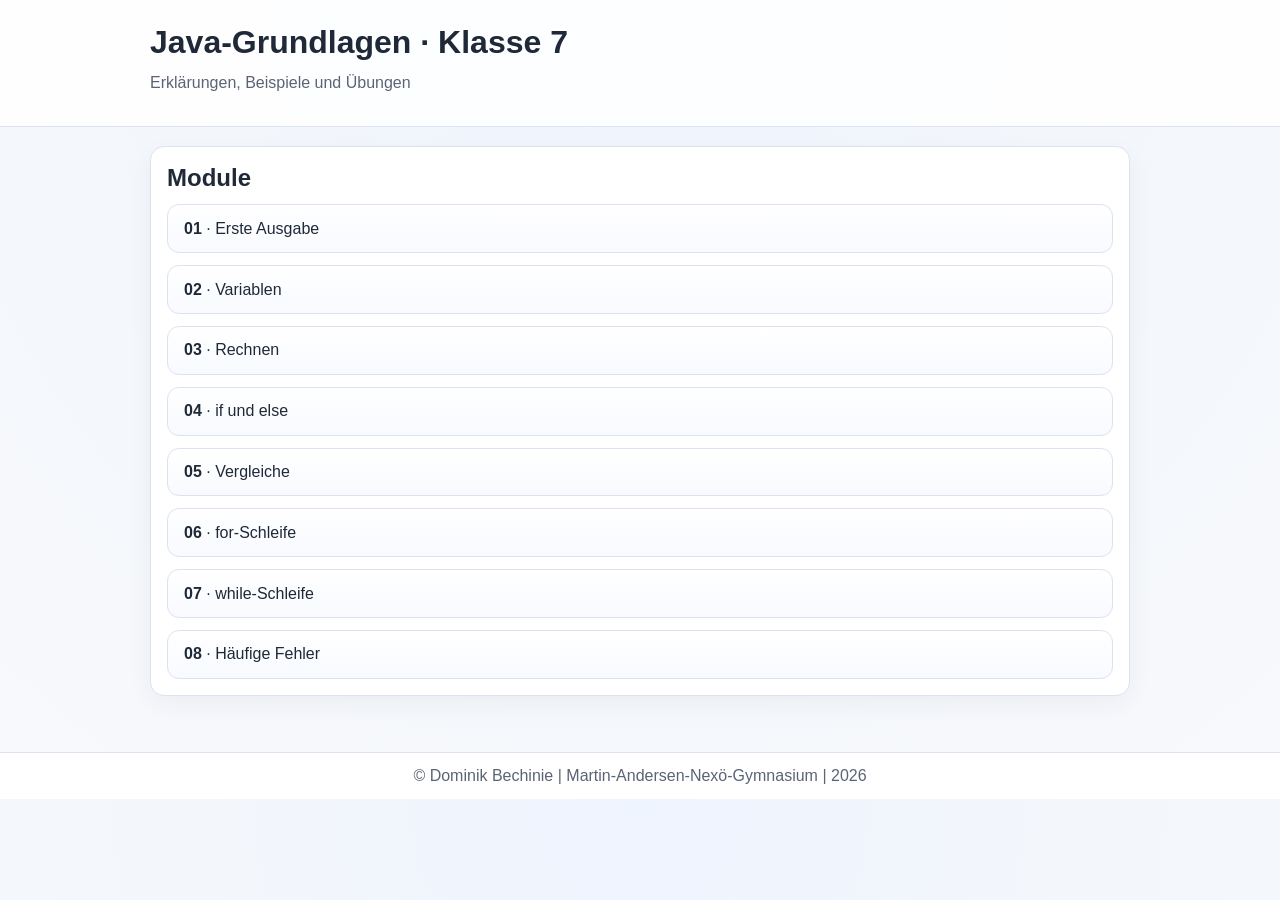
<file: index.html>
<!DOCTYPE html>
<html lang="de">
<head>
  <meta charset="UTF-8" />
  <meta name="viewport" content="width=device-width, initial-scale=1.0" />
  <link rel="stylesheet" href="css/style.css" />
  <title>Java Klasse 7</title>
</head>
<body>
  <header>
    <div class="container">
      <h1>Java-Grundlagen · Klasse 7</h1>
      <p class="small">Erklärungen, Beispiele und Übungen</p>
    </div>
  </header>

  <main>
    <div class="container">
      <section class="card">
        <h2>Module</h2>
        <nav class="nav-grid" aria-label="Module">
          <a class="nav-item" href="01-java-syntax/index.html"><strong>01</strong> · Erste Ausgabe</a>
          <a class="nav-item" href="02-java-variablen-datentypen/index.html"><strong>02</strong> · Variablen</a>
          <a class="nav-item" href="03-java-rechnen-zufallszahlen/index.html"><strong>03</strong> · Rechnen</a>
          <a class="nav-item" href="04-java-bedingungen/index.html"><strong>04</strong> · if und else</a>
          <a class="nav-item" href="05-java-vergleiche-logische-operatoren/index.html"><strong>05</strong> · Vergleiche</a>
          <a class="nav-item" href="06-java-schleifen-for/index.html"><strong>06</strong> · for-Schleife</a>
          <a class="nav-item" href="07-java-schleifen-while/index.html"><strong>07</strong> · while-Schleife</a>
          <a class="nav-item" href="08-haeufige-fehler/index.html"><strong>08</strong> · Häufige Fehler</a>
        </nav>
      </section>
    </div>
  </main>

  <footer>
    <div class="container">&copy; Dominik Bechinie | Martin-Andersen-Nexö-Gymnasium | 2026</div>
  </footer>
</body>
</html>
</file>
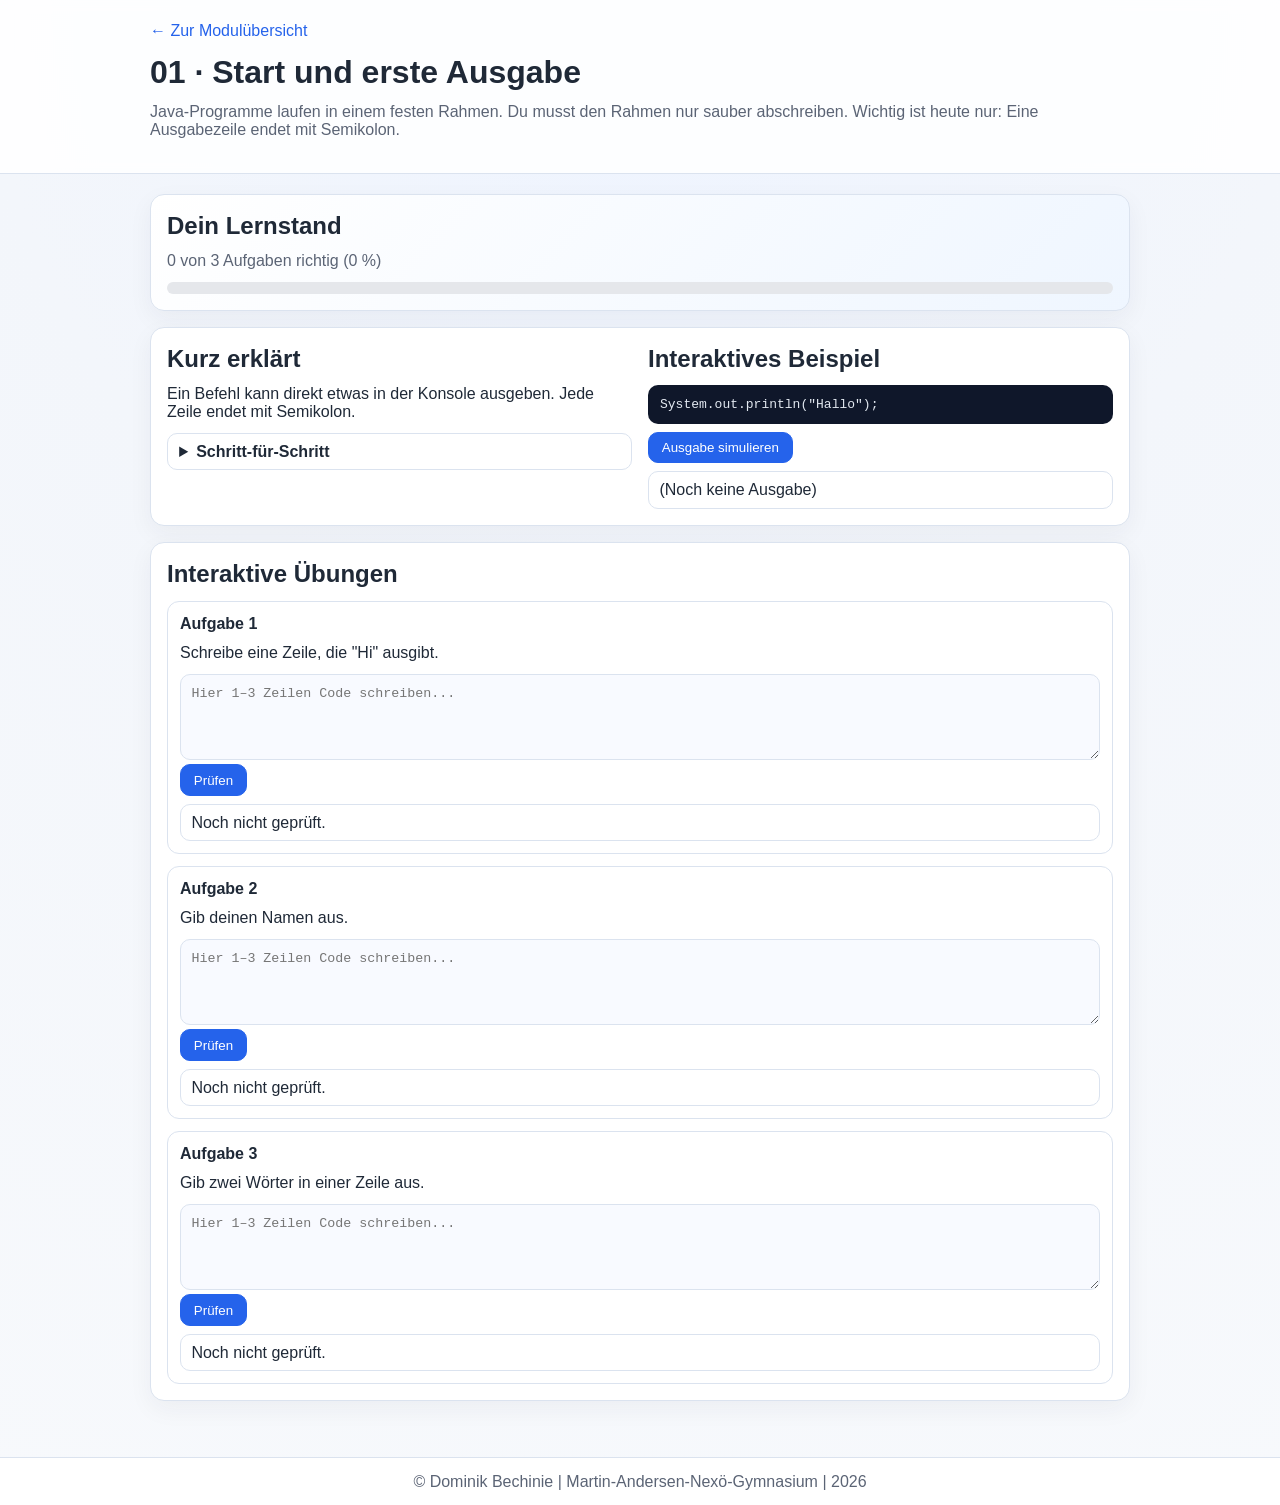
<file: 01-java-syntax/index.html>
<!DOCTYPE html>
<html lang="de">
<head>
  <meta charset="UTF-8" />
  <meta name="viewport" content="width=device-width, initial-scale=1.0" />
  <link rel="stylesheet" href="../css/style.css" />
  <title>Java Klasse 7 · 01 · Start und erste Ausgabe</title>
</head>
<body>
  <header>
    <div class="container">
      <a class="back-link" href="../index.html">← Zur Modulübersicht</a>
      <h1>01 · Start und erste Ausgabe</h1>
      <p class="small">Java-Programme laufen in einem festen Rahmen. Du musst den Rahmen nur sauber abschreiben. Wichtig ist heute nur: Eine Ausgabezeile endet mit Semikolon.</p>
    </div>
  </header>

  <main>
    <div class="container">
      <section class="card grid-2">
        <div>
          <h2>Kurz erklärt</h2>
          <p>Ein Befehl kann direkt etwas in der Konsole ausgeben. Jede Zeile endet mit Semikolon.</p>
          <details>
            <summary>Schritt-für-Schritt</summary>
            <ol><li>Schreibe genau System.out.println.</li><li>Setze den Text in Anführungszeichen.</li><li>Beende die Zeile mit ;</li></ol>
          </details>
        </div>
        <div>
          <h2>Interaktives Beispiel</h2>
          <pre><code>System.out.println(&quot;Hallo&quot;);</code></pre>
          <button class="run-example" data-output="Hallo">Ausgabe simulieren</button>
          <div class="output">(Noch keine Ausgabe)</div>
        </div>
      </section>

      <section class="card">
        <h2>Interaktive Übungen</h2>
        <div class="task" data-require="system.out.println(|;" data-forbid="class">
  <h3>Aufgabe 1</h3>
  <p>Schreibe eine Zeile, die &quot;Hi&quot; ausgibt.</p>
  <textarea placeholder="Hier 1–3 Zeilen Code schreiben..."></textarea>
  <button class="check-task">Prüfen</button>
  <div class="feedback">Noch nicht geprüft.</div>
</div>
<div class="task" data-require="system.out.println(|;" data-forbid="class">
  <h3>Aufgabe 2</h3>
  <p>Gib deinen Namen aus.</p>
  <textarea placeholder="Hier 1–3 Zeilen Code schreiben..."></textarea>
  <button class="check-task">Prüfen</button>
  <div class="feedback">Noch nicht geprüft.</div>
</div>
<div class="task" data-require="system.out.println(|;" data-forbid="class">
  <h3>Aufgabe 3</h3>
  <p>Gib zwei Wörter in einer Zeile aus.</p>
  <textarea placeholder="Hier 1–3 Zeilen Code schreiben..."></textarea>
  <button class="check-task">Prüfen</button>
  <div class="feedback">Noch nicht geprüft.</div>
</div>
      </section>
    </div>
  </main>

  <footer><div class="container">&copy; Dominik Bechinie | Martin-Andersen-Nexö-Gymnasium | 2026</div></footer>
  <script src="../js/app.js"></script>
</body>
</html>
</file>
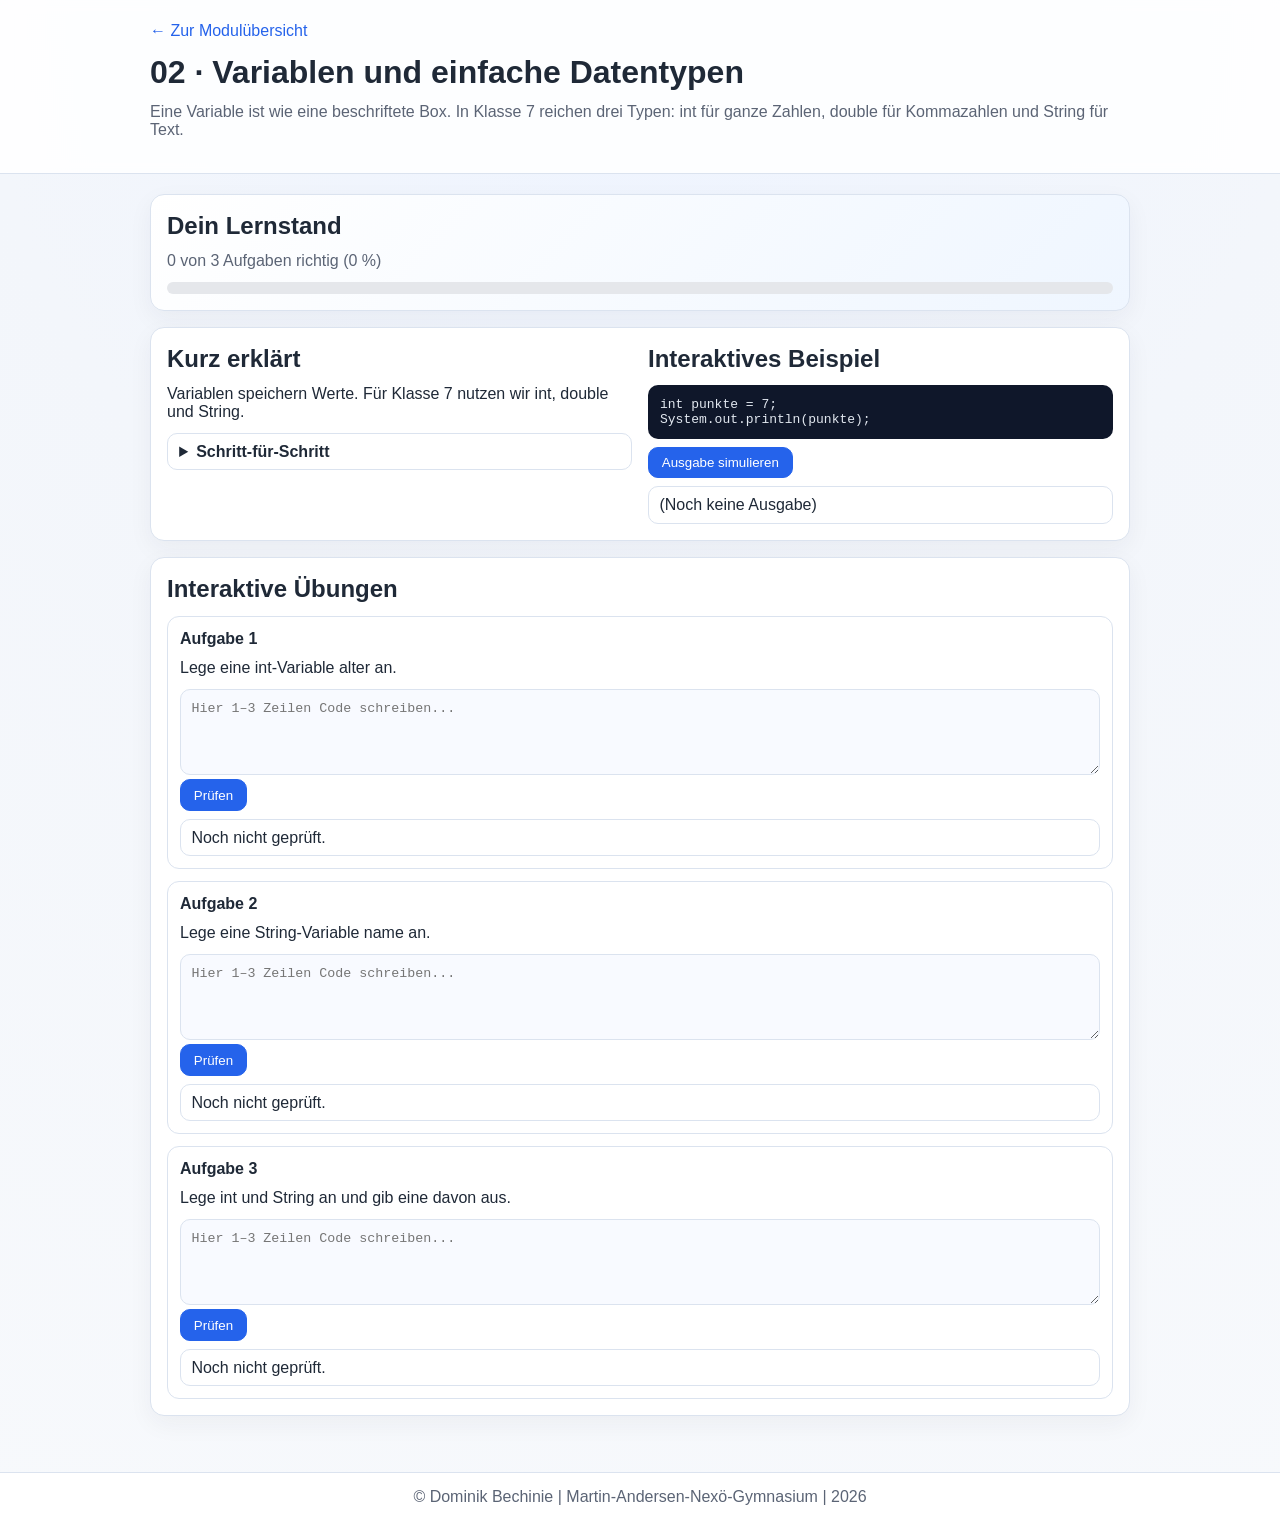
<file: 02-java-variablen-datentypen/index.html>
<!DOCTYPE html>
<html lang="de">
<head>
  <meta charset="UTF-8" />
  <meta name="viewport" content="width=device-width, initial-scale=1.0" />
  <link rel="stylesheet" href="../css/style.css" />
  <title>Java Klasse 7 · 02 · Variablen und einfache Datentypen</title>
</head>
<body>
  <header>
    <div class="container">
      <a class="back-link" href="../index.html">← Zur Modulübersicht</a>
      <h1>02 · Variablen und einfache Datentypen</h1>
      <p class="small">Eine Variable ist wie eine beschriftete Box. In Klasse 7 reichen drei Typen: int für ganze Zahlen, double für Kommazahlen und String für Text.</p>
    </div>
  </header>

  <main>
    <div class="container">
      <section class="card grid-2">
        <div>
          <h2>Kurz erklärt</h2>
          <p>Variablen speichern Werte. Für Klasse 7 nutzen wir int, double und String.</p>
          <details>
            <summary>Schritt-für-Schritt</summary>
            <ol><li>int ist für ganze Zahlen.</li><li>String ist für Text.</li><li>Variable links, Wert rechts.</li></ol>
          </details>
        </div>
        <div>
          <h2>Interaktives Beispiel</h2>
          <pre><code>int punkte = 7;
System.out.println(punkte);</code></pre>
          <button class="run-example" data-output="7">Ausgabe simulieren</button>
          <div class="output">(Noch keine Ausgabe)</div>
        </div>
      </section>

      <section class="card">
        <h2>Interaktive Übungen</h2>
        <div class="task" data-require="int alter =|;" data-forbid="class">
  <h3>Aufgabe 1</h3>
  <p>Lege eine int-Variable alter an.</p>
  <textarea placeholder="Hier 1–3 Zeilen Code schreiben..."></textarea>
  <button class="check-task">Prüfen</button>
  <div class="feedback">Noch nicht geprüft.</div>
</div>
<div class="task" data-require="string name =|;" data-forbid="class">
  <h3>Aufgabe 2</h3>
  <p>Lege eine String-Variable name an.</p>
  <textarea placeholder="Hier 1–3 Zeilen Code schreiben..."></textarea>
  <button class="check-task">Prüfen</button>
  <div class="feedback">Noch nicht geprüft.</div>
</div>
<div class="task" data-require="int |string |system.out.println(" data-forbid="class">
  <h3>Aufgabe 3</h3>
  <p>Lege int und String an und gib eine davon aus.</p>
  <textarea placeholder="Hier 1–3 Zeilen Code schreiben..."></textarea>
  <button class="check-task">Prüfen</button>
  <div class="feedback">Noch nicht geprüft.</div>
</div>
      </section>
    </div>
  </main>

  <footer><div class="container">&copy; Dominik Bechinie | Martin-Andersen-Nexö-Gymnasium | 2026</div></footer>
  <script src="../js/app.js"></script>
</body>
</html>
</file>
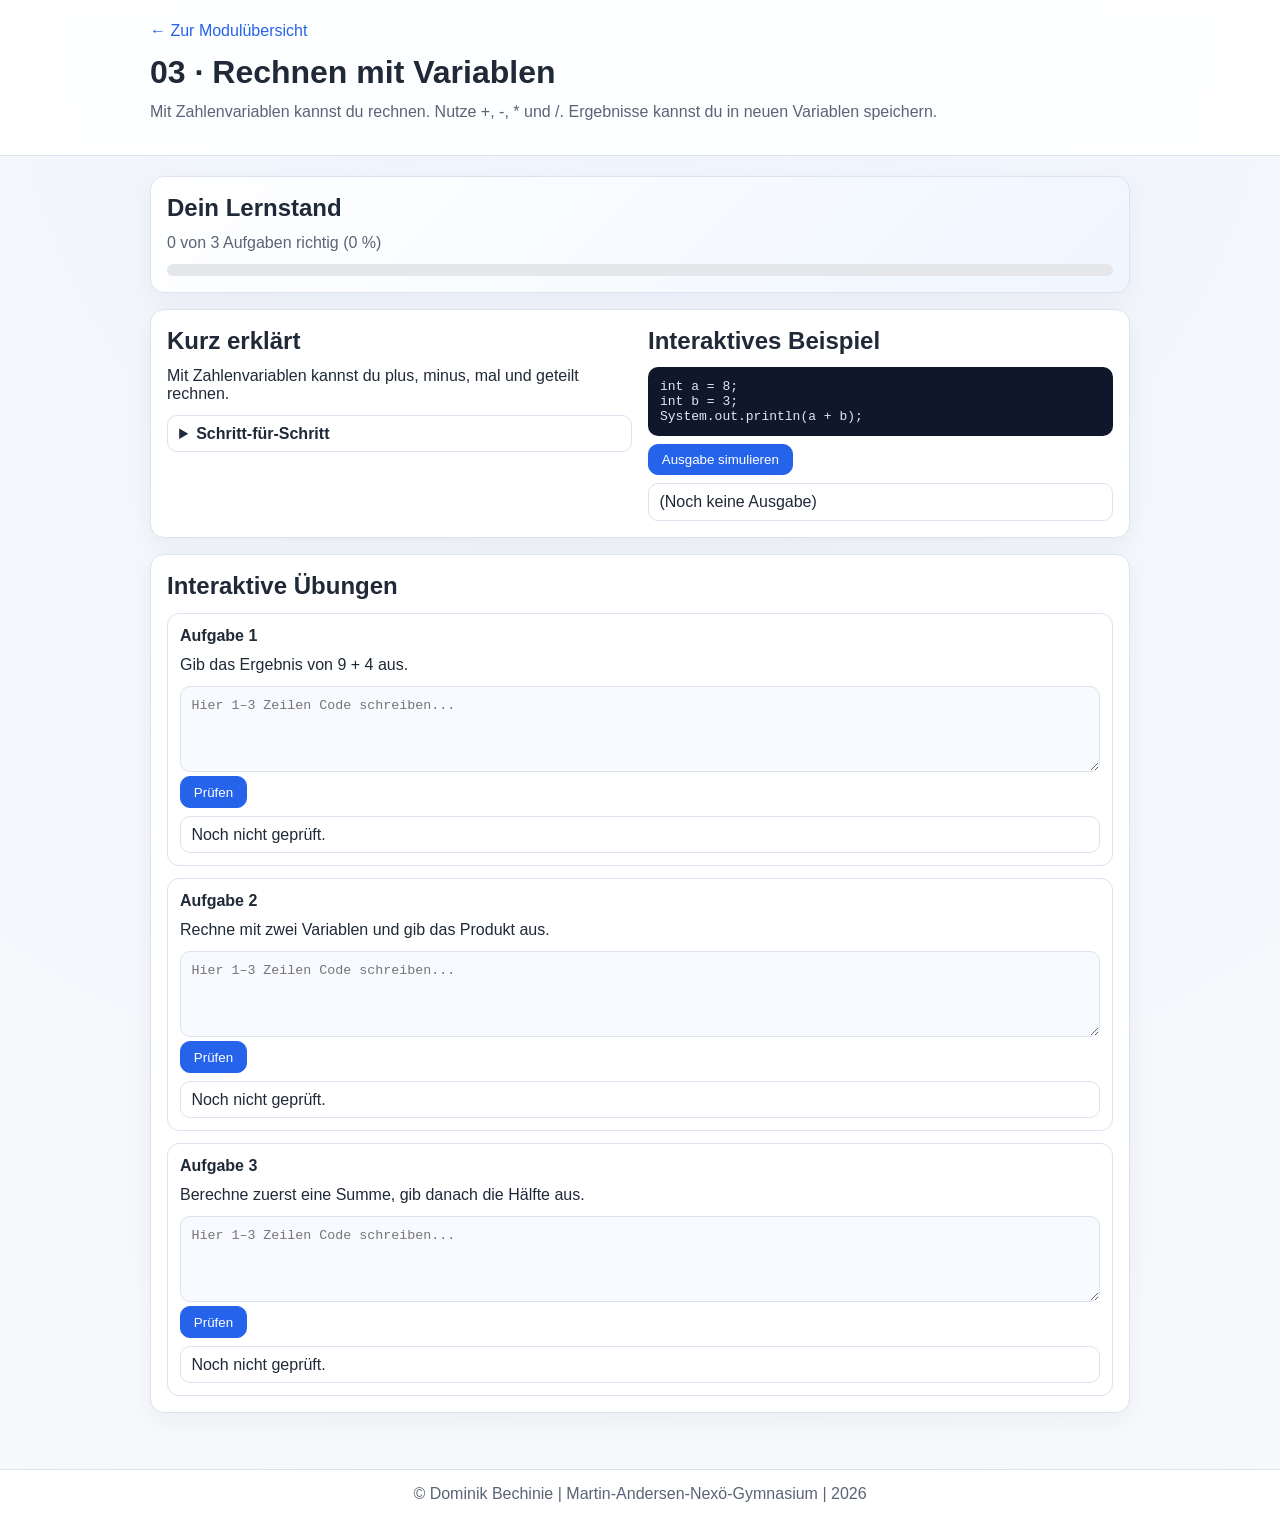
<file: 03-java-rechnen-zufallszahlen/index.html>
<!DOCTYPE html>
<html lang="de">
<head>
  <meta charset="UTF-8" />
  <meta name="viewport" content="width=device-width, initial-scale=1.0" />
  <link rel="stylesheet" href="../css/style.css" />
  <title>Java Klasse 7 · 03 · Rechnen mit Variablen</title>
</head>
<body>
  <header>
    <div class="container">
      <a class="back-link" href="../index.html">← Zur Modulübersicht</a>
      <h1>03 · Rechnen mit Variablen</h1>
      <p class="small">Mit Zahlenvariablen kannst du rechnen. Nutze +, -, * und /. Ergebnisse kannst du in neuen Variablen speichern.</p>
    </div>
  </header>

  <main>
    <div class="container">
      <section class="card grid-2">
        <div>
          <h2>Kurz erklärt</h2>
          <p>Mit Zahlenvariablen kannst du plus, minus, mal und geteilt rechnen.</p>
          <details>
            <summary>Schritt-für-Schritt</summary>
            <ol><li>Lege Zahlen mit int an.</li><li>Nutze +, -, * oder /.</li><li>Gib das Ergebnis aus.</li></ol>
          </details>
        </div>
        <div>
          <h2>Interaktives Beispiel</h2>
          <pre><code>int a = 8;
int b = 3;
System.out.println(a + b);</code></pre>
          <button class="run-example" data-output="11">Ausgabe simulieren</button>
          <div class="output">(Noch keine Ausgabe)</div>
        </div>
      </section>

      <section class="card">
        <h2>Interaktive Übungen</h2>
        <div class="task" data-require="system.out.println(|9 + 4|;" data-forbid="class">
  <h3>Aufgabe 1</h3>
  <p>Gib das Ergebnis von 9 + 4 aus.</p>
  <textarea placeholder="Hier 1–3 Zeilen Code schreiben..."></textarea>
  <button class="check-task">Prüfen</button>
  <div class="feedback">Noch nicht geprüft.</div>
</div>
<div class="task" data-require="int |*|system.out.println(" data-forbid="class">
  <h3>Aufgabe 2</h3>
  <p>Rechne mit zwei Variablen und gib das Produkt aus.</p>
  <textarea placeholder="Hier 1–3 Zeilen Code schreiben..."></textarea>
  <button class="check-task">Prüfen</button>
  <div class="feedback">Noch nicht geprüft.</div>
</div>
<div class="task" data-require="int |+|/ 2|system.out.println(" data-forbid="class">
  <h3>Aufgabe 3</h3>
  <p>Berechne zuerst eine Summe, gib danach die Hälfte aus.</p>
  <textarea placeholder="Hier 1–3 Zeilen Code schreiben..."></textarea>
  <button class="check-task">Prüfen</button>
  <div class="feedback">Noch nicht geprüft.</div>
</div>

      </section>
    </div>
  </main>

  <footer><div class="container">&copy; Dominik Bechinie | Martin-Andersen-Nexö-Gymnasium | 2026</div></footer>
  <script src="../js/app.js"></script>
</body>
</html>
</file>
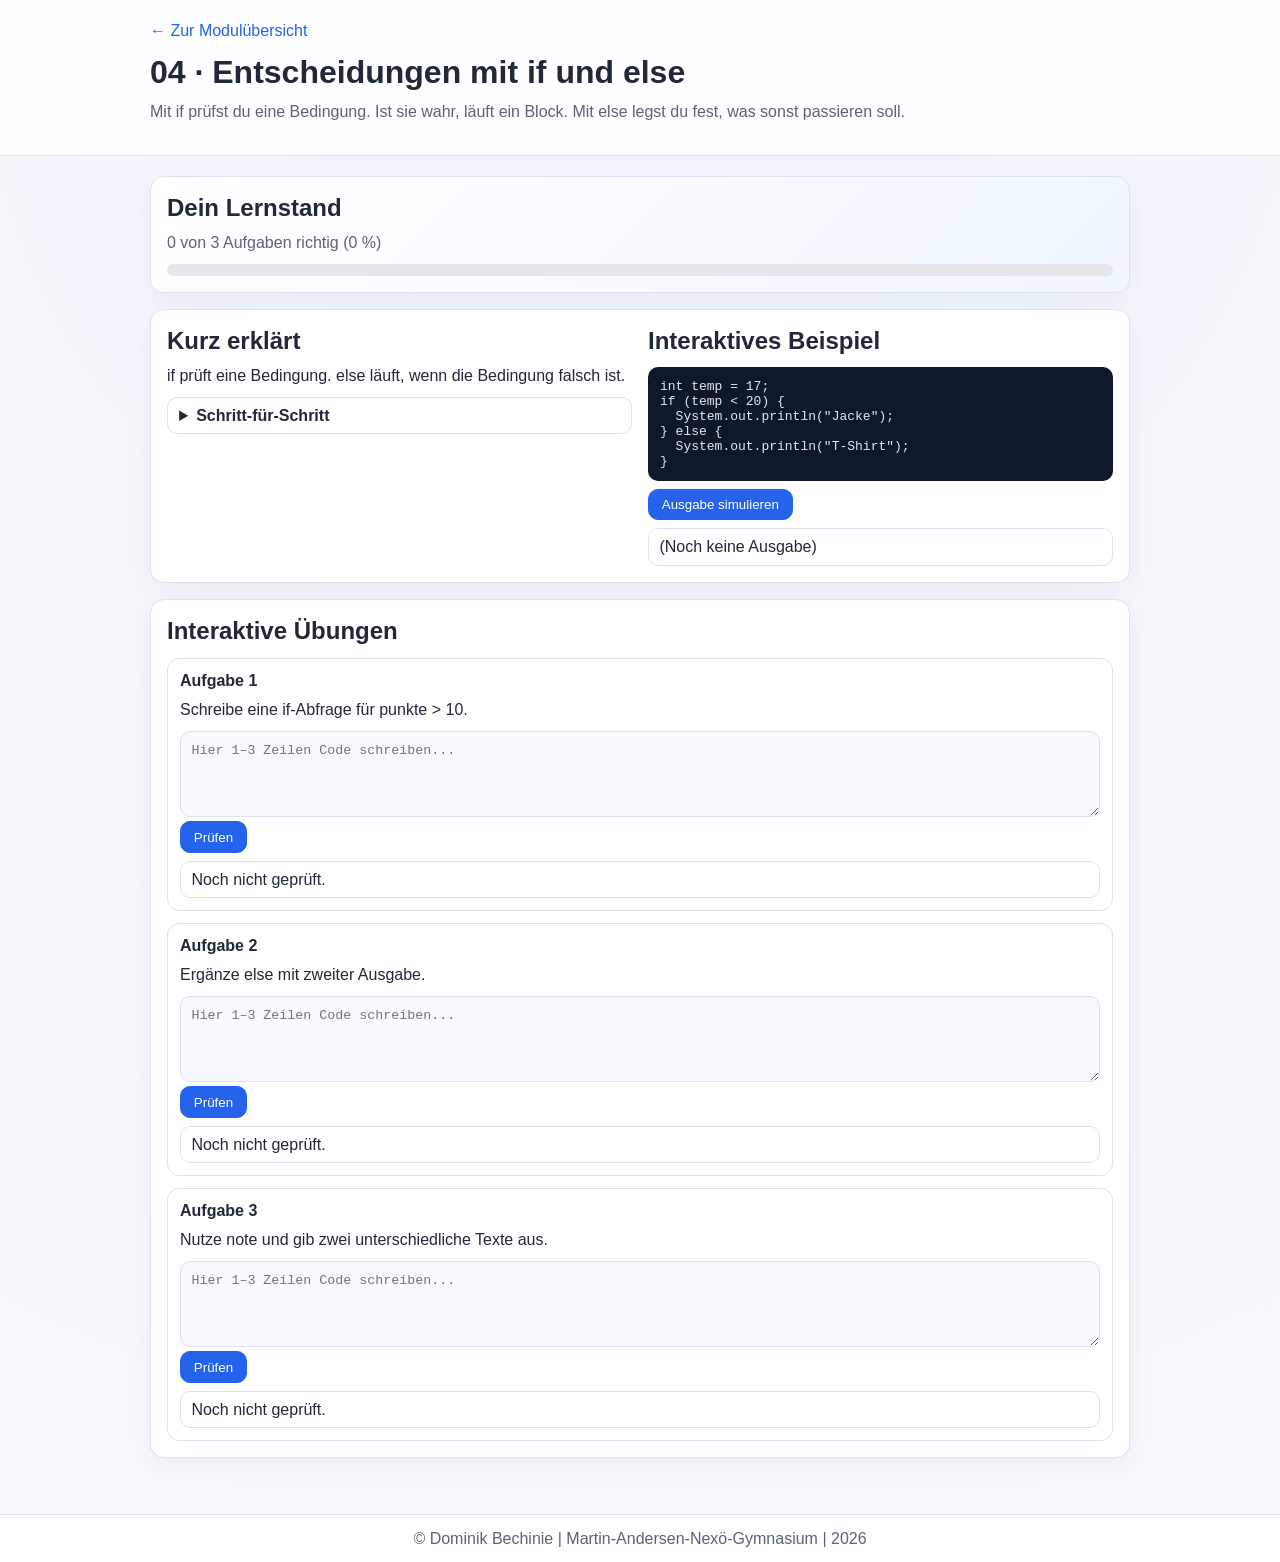
<file: 04-java-bedingungen/index.html>
<!DOCTYPE html>
<html lang="de">
<head>
  <meta charset="UTF-8" />
  <meta name="viewport" content="width=device-width, initial-scale=1.0" />
  <link rel="stylesheet" href="../css/style.css" />
  <title>Java Klasse 7 · 04 · Entscheidungen mit if und else</title>
</head>
<body>
  <header>
    <div class="container">
      <a class="back-link" href="../index.html">← Zur Modulübersicht</a>
      <h1>04 · Entscheidungen mit if und else</h1>
      <p class="small">Mit if prüfst du eine Bedingung. Ist sie wahr, läuft ein Block. Mit else legst du fest, was sonst passieren soll.</p>
    </div>
  </header>

  <main>
    <div class="container">
      <section class="card grid-2">
        <div>
          <h2>Kurz erklärt</h2>
          <p>if prüft eine Bedingung. else läuft, wenn die Bedingung falsch ist.</p>
          <details>
            <summary>Schritt-für-Schritt</summary>
            <ol><li>Bedingung in runden Klammern.</li><li>Codeblöcke in geschweiften Klammern.</li><li>else ist der zweite Weg.</li></ol>
          </details>
        </div>
        <div>
          <h2>Interaktives Beispiel</h2>
          <pre><code>int temp = 17;
if (temp &lt; 20) {
  System.out.println(&quot;Jacke&quot;);
} else {
  System.out.println(&quot;T-Shirt&quot;);
}</code></pre>
          <button class="run-example" data-output="Jacke">Ausgabe simulieren</button>
          <div class="output">(Noch keine Ausgabe)</div>
        </div>
      </section>

      <section class="card">
        <h2>Interaktive Übungen</h2>
        <div class="task" data-require="if (punkte &gt; 10)" data-forbid="class">
  <h3>Aufgabe 1</h3>
  <p>Schreibe eine if-Abfrage für punkte &gt; 10.</p>
  <textarea placeholder="Hier 1–3 Zeilen Code schreiben..."></textarea>
  <button class="check-task">Prüfen</button>
  <div class="feedback">Noch nicht geprüft.</div>
</div>
<div class="task" data-require="if (|else|system.out.println(" data-forbid="class">
  <h3>Aufgabe 2</h3>
  <p>Ergänze else mit zweiter Ausgabe.</p>
  <textarea placeholder="Hier 1–3 Zeilen Code schreiben..."></textarea>
  <button class="check-task">Prüfen</button>
  <div class="feedback">Noch nicht geprüft.</div>
</div>
<div class="task" data-require="int note =|if (|else|system.out.println(" data-forbid="class">
  <h3>Aufgabe 3</h3>
  <p>Nutze note und gib zwei unterschiedliche Texte aus.</p>
  <textarea placeholder="Hier 1–3 Zeilen Code schreiben..."></textarea>
  <button class="check-task">Prüfen</button>
  <div class="feedback">Noch nicht geprüft.</div>
</div>

      </section>
    </div>
  </main>

  <footer><div class="container">&copy; Dominik Bechinie | Martin-Andersen-Nexö-Gymnasium | 2026</div></footer>
  <script src="../js/app.js"></script>
</body>
</html>
</file>
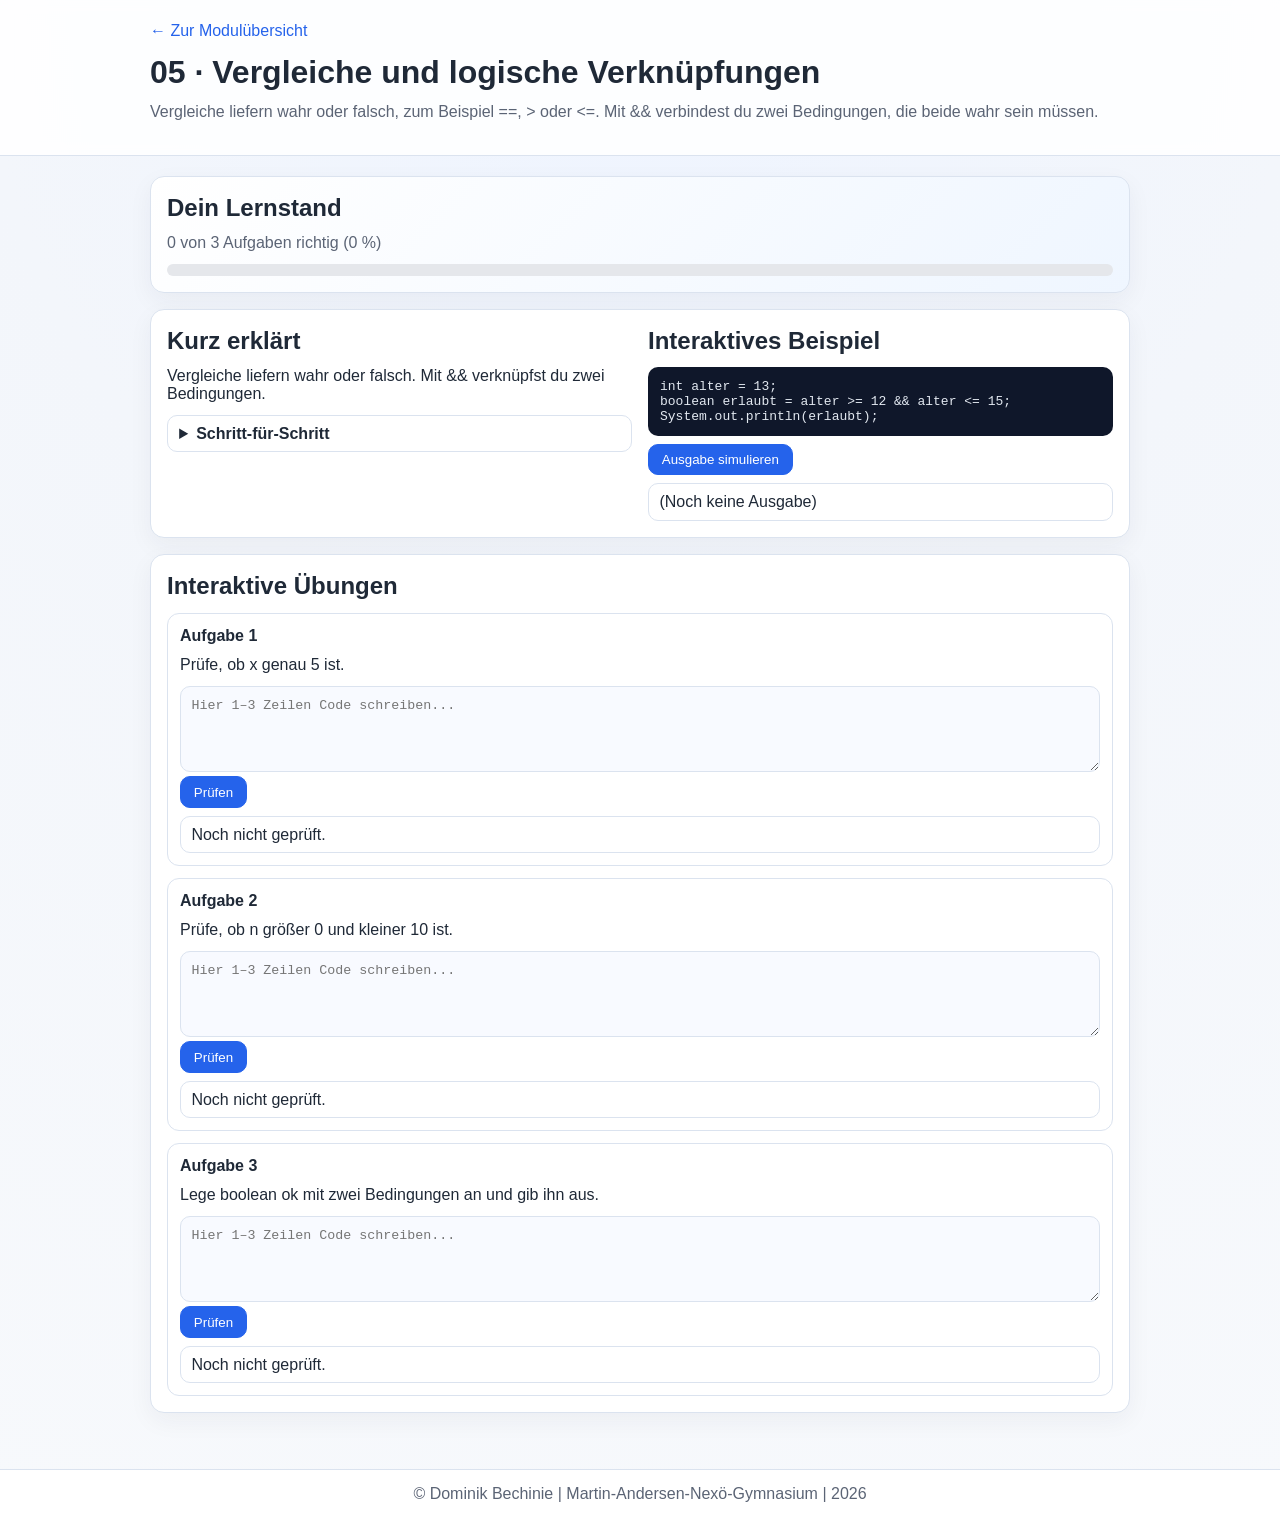
<file: 05-java-vergleiche-logische-operatoren/index.html>
<!DOCTYPE html>
<html lang="de">
<head>
  <meta charset="UTF-8" />
  <meta name="viewport" content="width=device-width, initial-scale=1.0" />
  <link rel="stylesheet" href="../css/style.css" />
  <title>Java Klasse 7 · 05 · Vergleiche und logische Verknüpfungen</title>
</head>
<body>
  <header>
    <div class="container">
      <a class="back-link" href="../index.html">← Zur Modulübersicht</a>
      <h1>05 · Vergleiche und logische Verknüpfungen</h1>
      <p class="small">Vergleiche liefern wahr oder falsch, zum Beispiel ==, > oder <=. Mit && verbindest du zwei Bedingungen, die beide wahr sein müssen.</p>
    </div>
  </header>

  <main>
    <div class="container">
      <section class="card grid-2">
        <div>
          <h2>Kurz erklärt</h2>
          <p>Vergleiche liefern wahr oder falsch. Mit &amp;&amp; verknüpfst du zwei Bedingungen.</p>
          <details>
            <summary>Schritt-für-Schritt</summary>
            <ol><li>== bedeutet gleich.</li><li>&gt;= und &lt;= vergleichen Grenzen.</li><li>&amp;&amp; bedeutet: beide Bedingungen müssen stimmen.</li></ol>
          </details>
        </div>
        <div>
          <h2>Interaktives Beispiel</h2>
          <pre><code>int alter = 13;
boolean erlaubt = alter &gt;= 12 &amp;&amp; alter &lt;= 15;
System.out.println(erlaubt);</code></pre>
          <button class="run-example" data-output="true">Ausgabe simulieren</button>
          <div class="output">(Noch keine Ausgabe)</div>
        </div>
      </section>

      <section class="card">
        <h2>Interaktive Übungen</h2>
        <div class="task" data-require="x == 5" data-forbid="class">
  <h3>Aufgabe 1</h3>
  <p>Prüfe, ob x genau 5 ist.</p>
  <textarea placeholder="Hier 1–3 Zeilen Code schreiben..."></textarea>
  <button class="check-task">Prüfen</button>
  <div class="feedback">Noch nicht geprüft.</div>
</div>
<div class="task" data-require="n &gt; 0 &amp;&amp; n &lt; 10" data-forbid="class">
  <h3>Aufgabe 2</h3>
  <p>Prüfe, ob n größer 0 und kleiner 10 ist.</p>
  <textarea placeholder="Hier 1–3 Zeilen Code schreiben..."></textarea>
  <button class="check-task">Prüfen</button>
  <div class="feedback">Noch nicht geprüft.</div>
</div>
<div class="task" data-require="boolean ok =|&amp;&amp;|system.out.println(ok)" data-forbid="class">
  <h3>Aufgabe 3</h3>
  <p>Lege boolean ok mit zwei Bedingungen an und gib ihn aus.</p>
  <textarea placeholder="Hier 1–3 Zeilen Code schreiben..."></textarea>
  <button class="check-task">Prüfen</button>
  <div class="feedback">Noch nicht geprüft.</div>
</div>

      </section>
    </div>
  </main>

  <footer><div class="container">&copy; Dominik Bechinie | Martin-Andersen-Nexö-Gymnasium | 2026</div></footer>
  <script src="../js/app.js"></script>
</body>
</html>
</file>
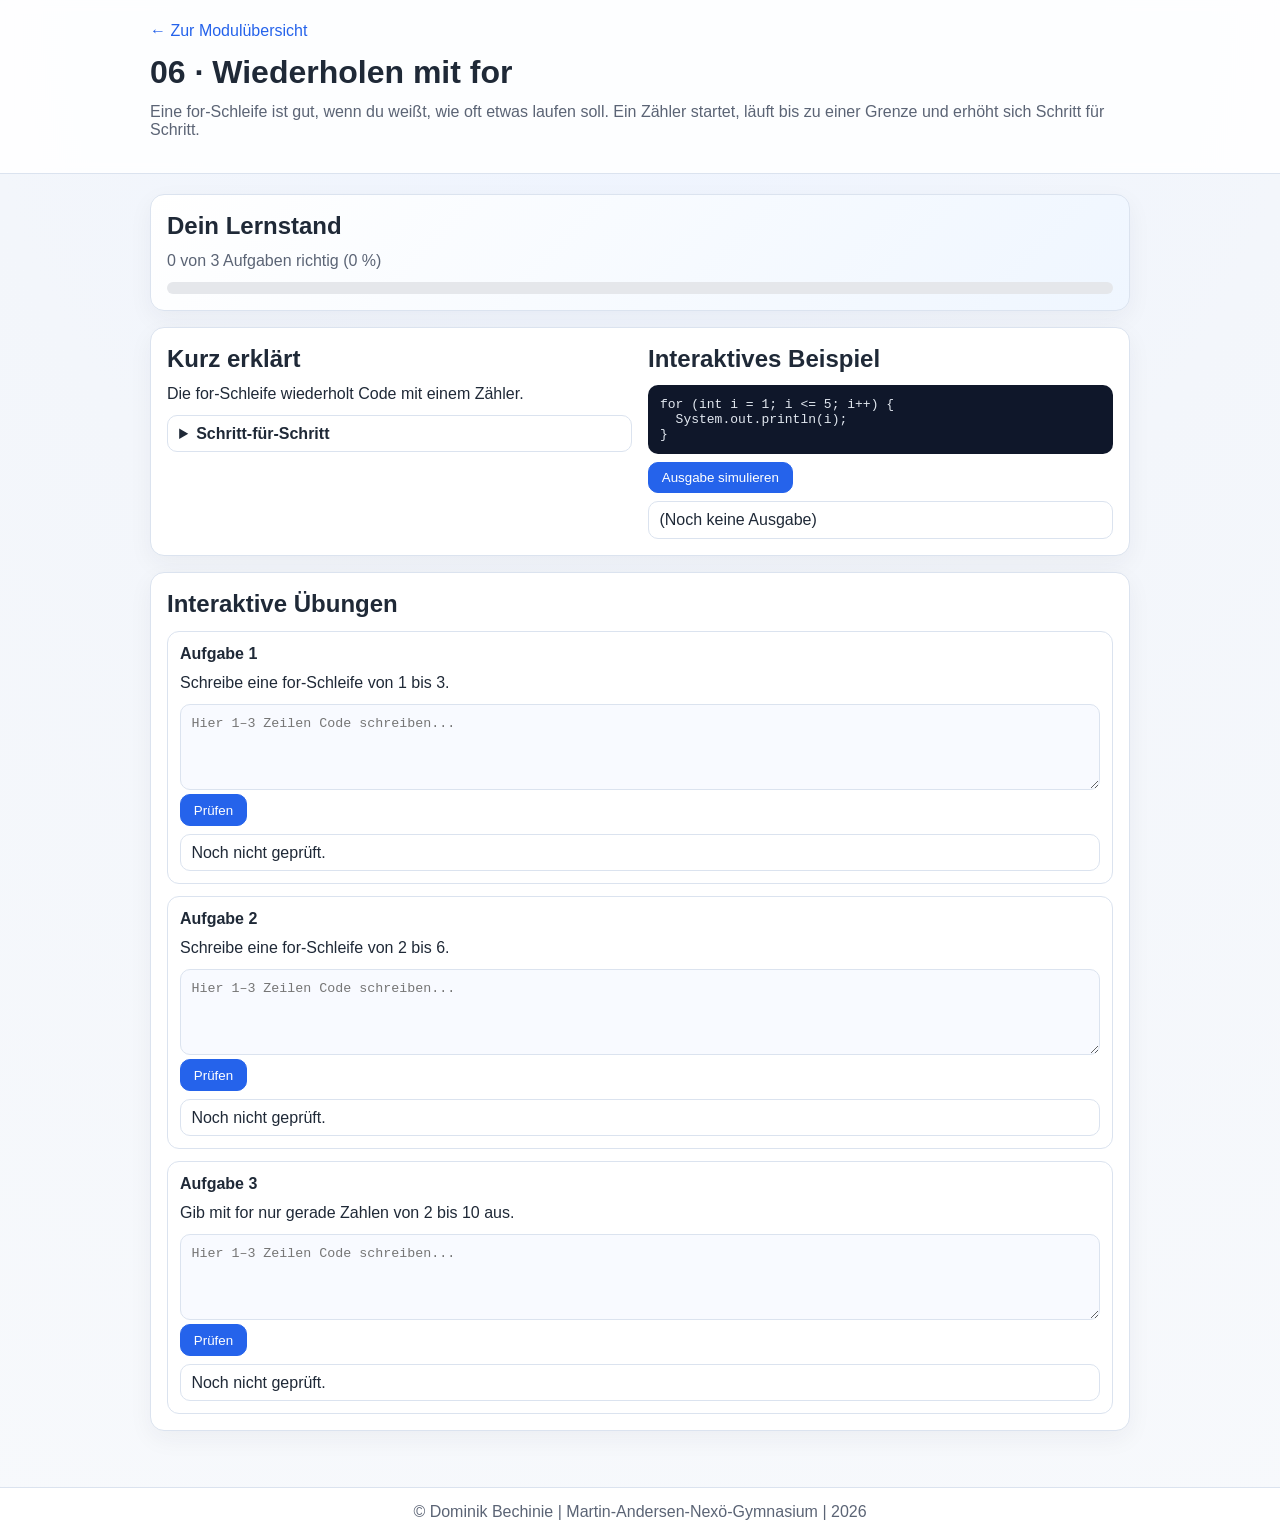
<file: 06-java-schleifen-for/index.html>
<!DOCTYPE html>
<html lang="de">
<head>
  <meta charset="UTF-8" />
  <meta name="viewport" content="width=device-width, initial-scale=1.0" />
  <link rel="stylesheet" href="../css/style.css" />
  <title>Java Klasse 7 · 06 · Wiederholen mit for</title>
</head>
<body>
  <header>
    <div class="container">
      <a class="back-link" href="../index.html">← Zur Modulübersicht</a>
      <h1>06 · Wiederholen mit for</h1>
      <p class="small">Eine for-Schleife ist gut, wenn du weißt, wie oft etwas laufen soll. Ein Zähler startet, läuft bis zu einer Grenze und erhöht sich Schritt für Schritt.</p>
    </div>
  </header>

  <main>
    <div class="container">
      <section class="card grid-2">
        <div>
          <h2>Kurz erklärt</h2>
          <p>Die for-Schleife wiederholt Code mit einem Zähler.</p>
          <details>
            <summary>Schritt-für-Schritt</summary>
            <ol><li>Startwert festlegen.</li><li>Bedingung festlegen.</li><li>Zähler erhöhen.</li></ol>
          </details>
        </div>
        <div>
          <h2>Interaktives Beispiel</h2>
          <pre><code>for (int i = 1; i &lt;= 5; i++) {
  System.out.println(i);
}</code></pre>
          <button class="run-example" data-output="1
2
3
4
5">Ausgabe simulieren</button>
          <div class="output">(Noch keine Ausgabe)</div>
        </div>
      </section>

      <section class="card">
        <h2>Interaktive Übungen</h2>
        <div class="task" data-require="for (int i = 1; i &lt;= 3; i++)" data-forbid="class">
  <h3>Aufgabe 1</h3>
  <p>Schreibe eine for-Schleife von 1 bis 3.</p>
  <textarea placeholder="Hier 1–3 Zeilen Code schreiben..."></textarea>
  <button class="check-task">Prüfen</button>
  <div class="feedback">Noch nicht geprüft.</div>
</div>
<div class="task" data-require="for (int i = 2; i &lt;= 6; i++)" data-forbid="class">
  <h3>Aufgabe 2</h3>
  <p>Schreibe eine for-Schleife von 2 bis 6.</p>
  <textarea placeholder="Hier 1–3 Zeilen Code schreiben..."></textarea>
  <button class="check-task">Prüfen</button>
  <div class="feedback">Noch nicht geprüft.</div>
</div>
<div class="task" data-require="for (int i = 2; i &lt;= 10; i++)|system.out.println(i)" data-forbid="class">
  <h3>Aufgabe 3</h3>
  <p>Gib mit for nur gerade Zahlen von 2 bis 10 aus.</p>
  <textarea placeholder="Hier 1–3 Zeilen Code schreiben..."></textarea>
  <button class="check-task">Prüfen</button>
  <div class="feedback">Noch nicht geprüft.</div>
</div>

      </section>
    </div>
  </main>

  <footer><div class="container">&copy; Dominik Bechinie | Martin-Andersen-Nexö-Gymnasium | 2026</div></footer>
  <script src="../js/app.js"></script>
</body>
</html>
</file>
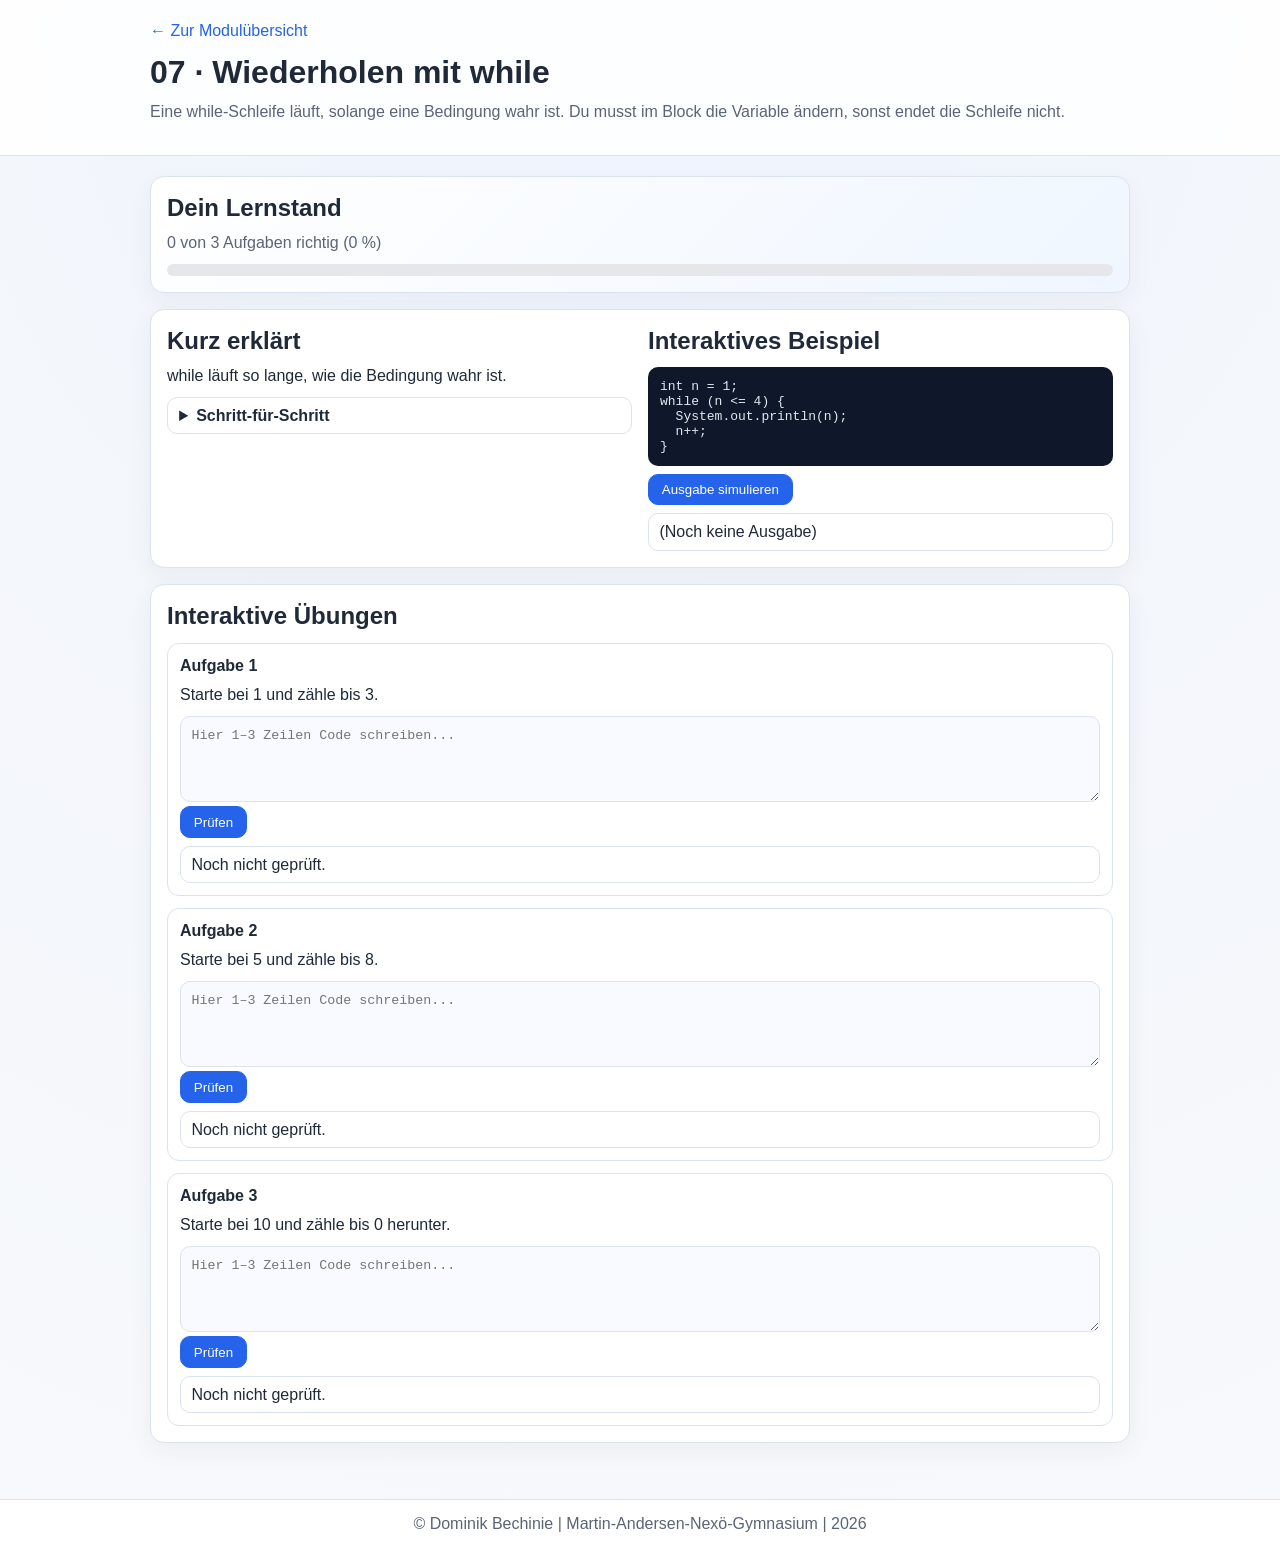
<file: 07-java-schleifen-while/index.html>
<!DOCTYPE html>
<html lang="de">
<head>
  <meta charset="UTF-8" />
  <meta name="viewport" content="width=device-width, initial-scale=1.0" />
  <link rel="stylesheet" href="../css/style.css" />
  <title>Java Klasse 7 · 07 · Wiederholen mit while</title>
</head>
<body>
  <header>
    <div class="container">
      <a class="back-link" href="../index.html">← Zur Modulübersicht</a>
      <h1>07 · Wiederholen mit while</h1>
      <p class="small">Eine while-Schleife läuft, solange eine Bedingung wahr ist. Du musst im Block die Variable ändern, sonst endet die Schleife nicht.</p>
    </div>
  </header>

  <main>
    <div class="container">
      <section class="card grid-2">
        <div>
          <h2>Kurz erklärt</h2>
          <p>while läuft so lange, wie die Bedingung wahr ist.</p>
          <details>
            <summary>Schritt-für-Schritt</summary>
            <ol><li>Startwert setzen.</li><li>while-Bedingung schreiben.</li><li>Im Block die Variable ändern.</li></ol>
          </details>
        </div>
        <div>
          <h2>Interaktives Beispiel</h2>
          <pre><code>int n = 1;
while (n &lt;= 4) {
  System.out.println(n);
  n++;
}</code></pre>
          <button class="run-example" data-output="1
2
3
4">Ausgabe simulieren</button>
          <div class="output">(Noch keine Ausgabe)</div>
        </div>
      </section>

      <section class="card">
        <h2>Interaktive Übungen</h2>
        <div class="task" data-require="int n = 1;|while (n &lt;= 3)|n++" data-forbid="class">
  <h3>Aufgabe 1</h3>
  <p>Starte bei 1 und zähle bis 3.</p>
  <textarea placeholder="Hier 1–3 Zeilen Code schreiben..."></textarea>
  <button class="check-task">Prüfen</button>
  <div class="feedback">Noch nicht geprüft.</div>
</div>
<div class="task" data-require="int n = 5;|while (n &lt;= 8)|n++" data-forbid="class">
  <h3>Aufgabe 2</h3>
  <p>Starte bei 5 und zähle bis 8.</p>
  <textarea placeholder="Hier 1–3 Zeilen Code schreiben..."></textarea>
  <button class="check-task">Prüfen</button>
  <div class="feedback">Noch nicht geprüft.</div>
</div>
<div class="task" data-require="int n = 10;|while (n &gt;= 0)|n--" data-forbid="class">
  <h3>Aufgabe 3</h3>
  <p>Starte bei 10 und zähle bis 0 herunter.</p>
  <textarea placeholder="Hier 1–3 Zeilen Code schreiben..."></textarea>
  <button class="check-task">Prüfen</button>
  <div class="feedback">Noch nicht geprüft.</div>
</div>

      </section>
    </div>
  </main>

  <footer><div class="container">&copy; Dominik Bechinie | Martin-Andersen-Nexö-Gymnasium | 2026</div></footer>
  <script src="../js/app.js"></script>
</body>
</html>
</file>
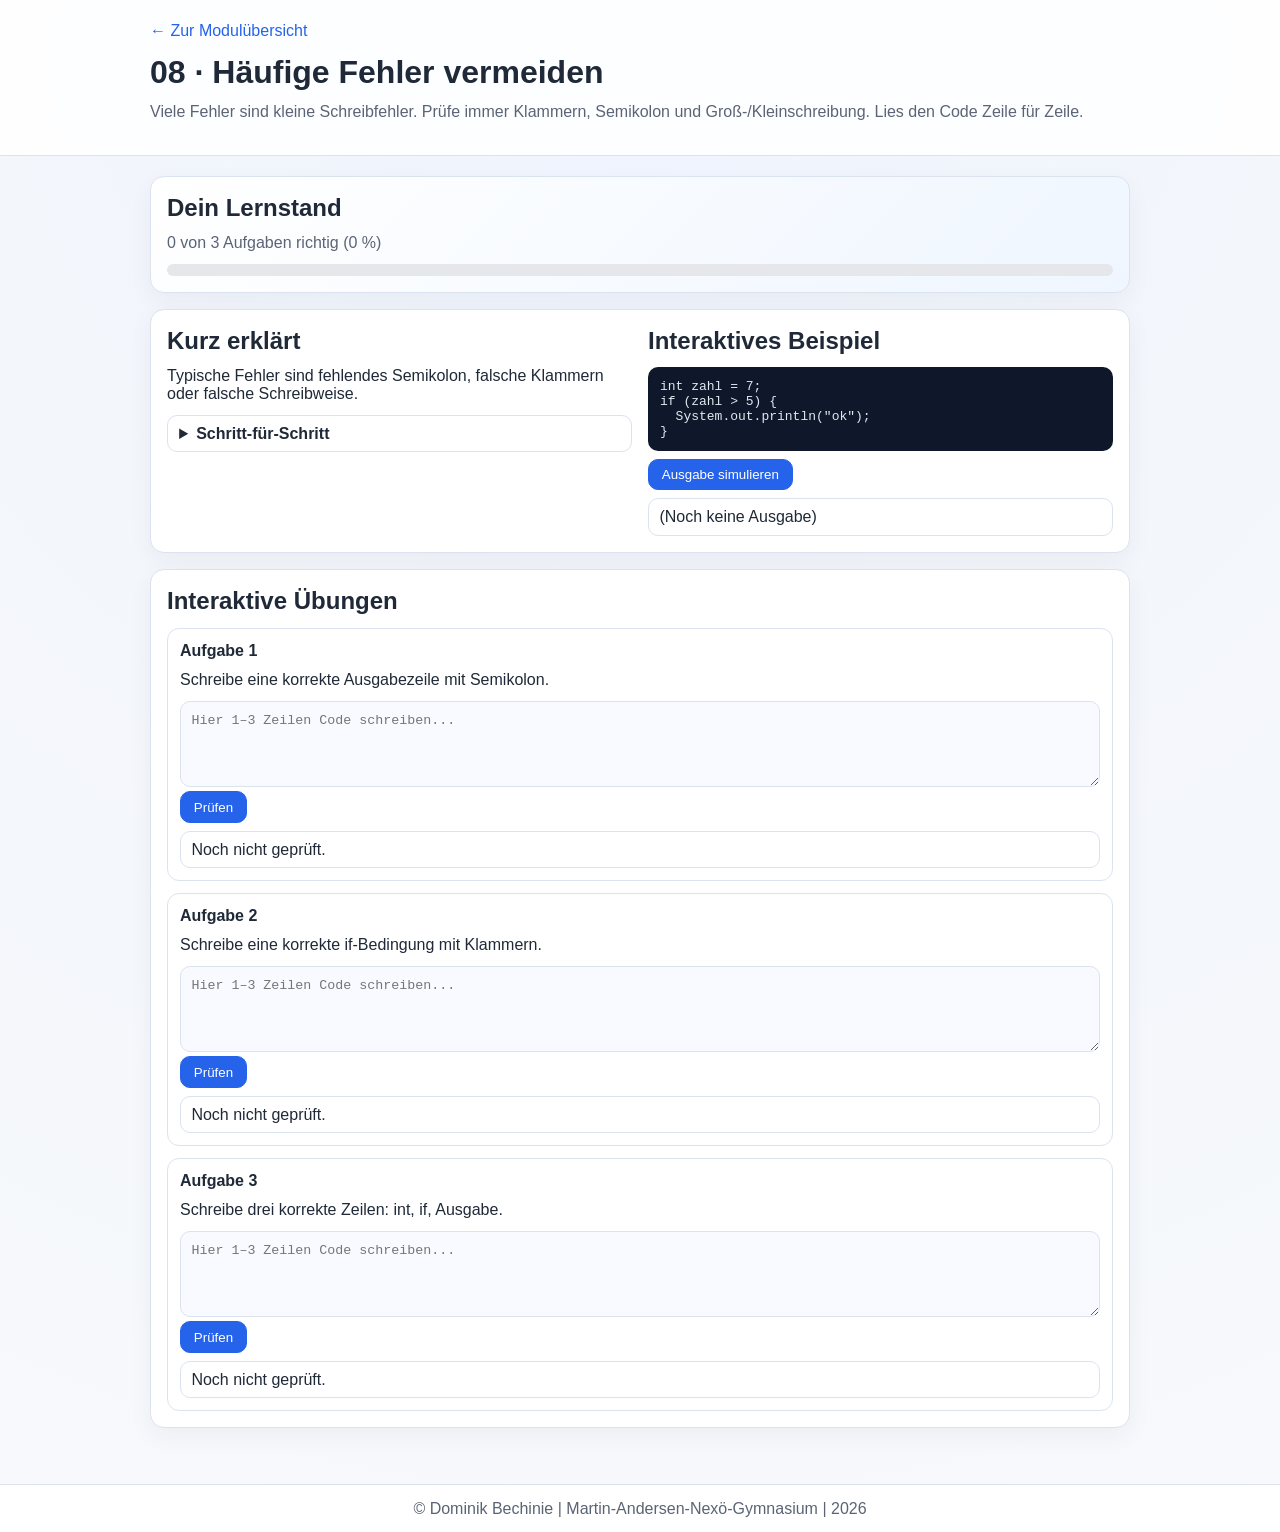
<file: 08-haeufige-fehler/index.html>
<!DOCTYPE html>
<html lang="de">
<head>
  <meta charset="UTF-8" />
  <meta name="viewport" content="width=device-width, initial-scale=1.0" />
  <link rel="stylesheet" href="../css/style.css" />
  <title>Java Klasse 7 · 08 · Häufige Fehler vermeiden</title>
</head>
<body>
  <header>
    <div class="container">
      <a class="back-link" href="../index.html">← Zur Modulübersicht</a>
      <h1>08 · Häufige Fehler vermeiden</h1>
      <p class="small">Viele Fehler sind kleine Schreibfehler. Prüfe immer Klammern, Semikolon und Groß-/Kleinschreibung. Lies den Code Zeile für Zeile.</p>
    </div>
  </header>

  <main>
    <div class="container">
      <section class="card grid-2">
        <div>
          <h2>Kurz erklärt</h2>
          <p>Typische Fehler sind fehlendes Semikolon, falsche Klammern oder falsche Schreibweise.</p>
          <details>
            <summary>Schritt-für-Schritt</summary>
            <ol><li>Jede Befehlszeile endet mit ;</li><li>Klammern immer paarweise setzen.</li><li>Groß- und Kleinschreibung beachten.</li></ol>
          </details>
        </div>
        <div>
          <h2>Interaktives Beispiel</h2>
          <pre><code>int zahl = 7;
if (zahl &gt; 5) {
  System.out.println(&quot;ok&quot;);
}</code></pre>
          <button class="run-example" data-output="ok">Ausgabe simulieren</button>
          <div class="output">(Noch keine Ausgabe)</div>
        </div>
      </section>

      <section class="card">
        <h2>Interaktive Übungen</h2>
        <div class="task" data-require="system.out.println(|;" data-forbid="class">
  <h3>Aufgabe 1</h3>
  <p>Schreibe eine korrekte Ausgabezeile mit Semikolon.</p>
  <textarea placeholder="Hier 1–3 Zeilen Code schreiben..."></textarea>
  <button class="check-task">Prüfen</button>
  <div class="feedback">Noch nicht geprüft.</div>
</div>
<div class="task" data-require="if (|) {" data-forbid="class">
  <h3>Aufgabe 2</h3>
  <p>Schreibe eine korrekte if-Bedingung mit Klammern.</p>
  <textarea placeholder="Hier 1–3 Zeilen Code schreiben..."></textarea>
  <button class="check-task">Prüfen</button>
  <div class="feedback">Noch nicht geprüft.</div>
</div>
<div class="task" data-require="int |if (|system.out.println(" data-forbid="class">
  <h3>Aufgabe 3</h3>
  <p>Schreibe drei korrekte Zeilen: int, if, Ausgabe.</p>
  <textarea placeholder="Hier 1–3 Zeilen Code schreiben..."></textarea>
  <button class="check-task">Prüfen</button>
  <div class="feedback">Noch nicht geprüft.</div>
</div>

      </section>
    </div>
  </main>

  <footer><div class="container">&copy; Dominik Bechinie | Martin-Andersen-Nexö-Gymnasium | 2026</div></footer>
  <script src="../js/app.js"></script>
</body>
</html>
</file>
<file: css/style.css>
:root {
  --bg: #f3f6fb;
  --surface: #ffffff;
  --surface-soft: #f8faff;
  --text: #1f2937;
  --muted: #5b6475;
  --border: #dbe3ef;
  --accent: #2563eb;
  --ok: #15803d;
  --warn: #b45309;
}

* { box-sizing: border-box; }

body {
  margin: 0;
  font-family: Inter, "Segoe UI", Arial, sans-serif;
  color: var(--text);
  background: radial-gradient(circle at top, #eef4ff 0%, var(--bg) 40%, #f7f9fc 100%);
}

.container { width: min(980px, 92vw); margin: 0 auto; }

header {
  padding: 1.4rem 0;
  border-bottom: 1px solid var(--border);
  background: rgba(255, 255, 255, 0.86);
  backdrop-filter: blur(6px);
  position: sticky;
  top: 0;
  z-index: 3;
}

h1, h2, h3 { margin: 0 0 .65rem; line-height: 1.28; }
p { margin: 0 0 .75rem; }
.small { color: var(--muted); }

main { padding: 1.2rem 0 2.5rem; }

.card {
  background: var(--surface);
  border: 1px solid var(--border);
  border-radius: 14px;
  padding: 1rem;
  margin-bottom: 1rem;
  box-shadow: 0 8px 24px rgba(31, 41, 55, 0.05);
}

.nav-grid { display: grid; gap: .75rem; }
.nav-item {
  display: block;
  text-decoration: none;
  color: inherit;
  border: 1px solid var(--border);
  background: linear-gradient(180deg, #ffffff 0%, #f8faff 100%);
  border-radius: 12px;
  padding: .9rem 1rem;
}
.nav-item:hover, .nav-item:focus-visible { border-color: var(--accent); outline: none; }

.back-link { display:inline-block; margin-bottom:.7rem; color:var(--accent); text-decoration:none; }

.grid-2 { display:grid; gap:1rem; }
@media (min-width: 820px){ .grid-2 { grid-template-columns: 1fr 1fr; } }

pre {
  margin: .5rem 0;
  background: #0f172a;
  color: #e2e8f0;
  border-radius: 10px;
  padding: .75rem;
  overflow: auto;
}

textarea {
  width: 100%;
  min-height: 86px;
  border: 1px solid var(--border);
  border-radius: 10px;
  padding: .65rem;
  font-family: "Courier New", monospace;
  resize: vertical;
  background: var(--surface-soft);
}

button {
  border: 1px solid var(--accent);
  background: var(--accent);
  color: white;
  border-radius: 10px;
  padding: .45rem .8rem;
  cursor: pointer;
  margin-right: .45rem;
}

button.secondary { background: #fff; color: var(--accent); }

.output, .feedback {
  margin-top: .5rem;
  border: 1px solid var(--border);
  border-radius: 10px;
  padding: .55rem .65rem;
  background: #fff;
}
.feedback.ok { border-color: #86efac; color: var(--ok); }
.feedback.warn { border-color: #fdba74; color: var(--warn); }

.task { border: 1px solid var(--border); border-radius: 12px; padding: .75rem; margin-top: .7rem; background: #fff; }
.task h3 { font-size: 1rem; }

details { border: 1px solid var(--border); border-radius: 10px; padding: .55rem .7rem; background: #fff; }
summary { cursor:pointer; font-weight:600; }

footer { border-top: 1px solid var(--border); padding: .9rem 0; color: var(--muted); background: #fff; text-align: center;}

.lesson-progress {
  background: linear-gradient(135deg, #ffffff 0%, #eff6ff 100%);
}

.progress-track {
  width: 100%;
  height: 12px;
  background: #e5e7eb;
  border-radius: 999px;
  overflow: hidden;
}

.progress-fill {
  height: 100%;
  width: 0;
  background: linear-gradient(90deg, #2563eb, #22c55e);
  transition: width .25s ease;
}
</file>
